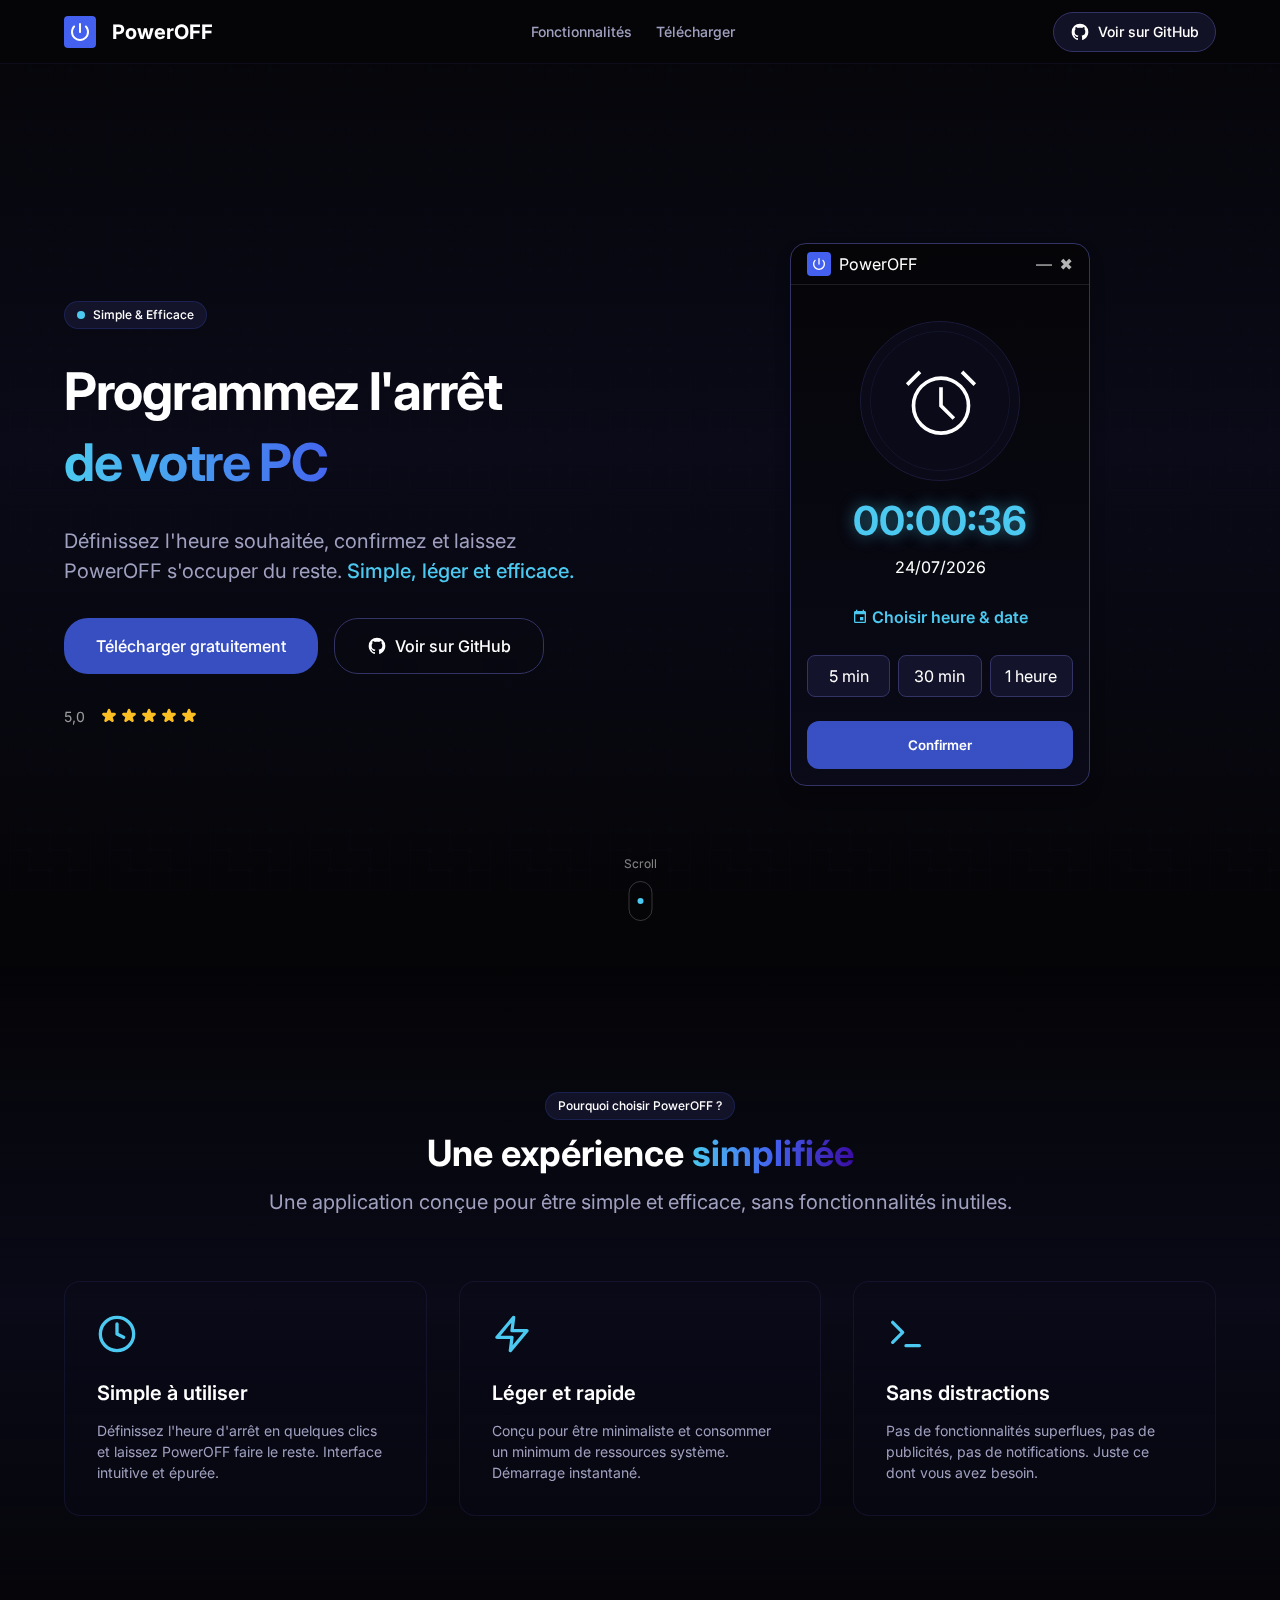
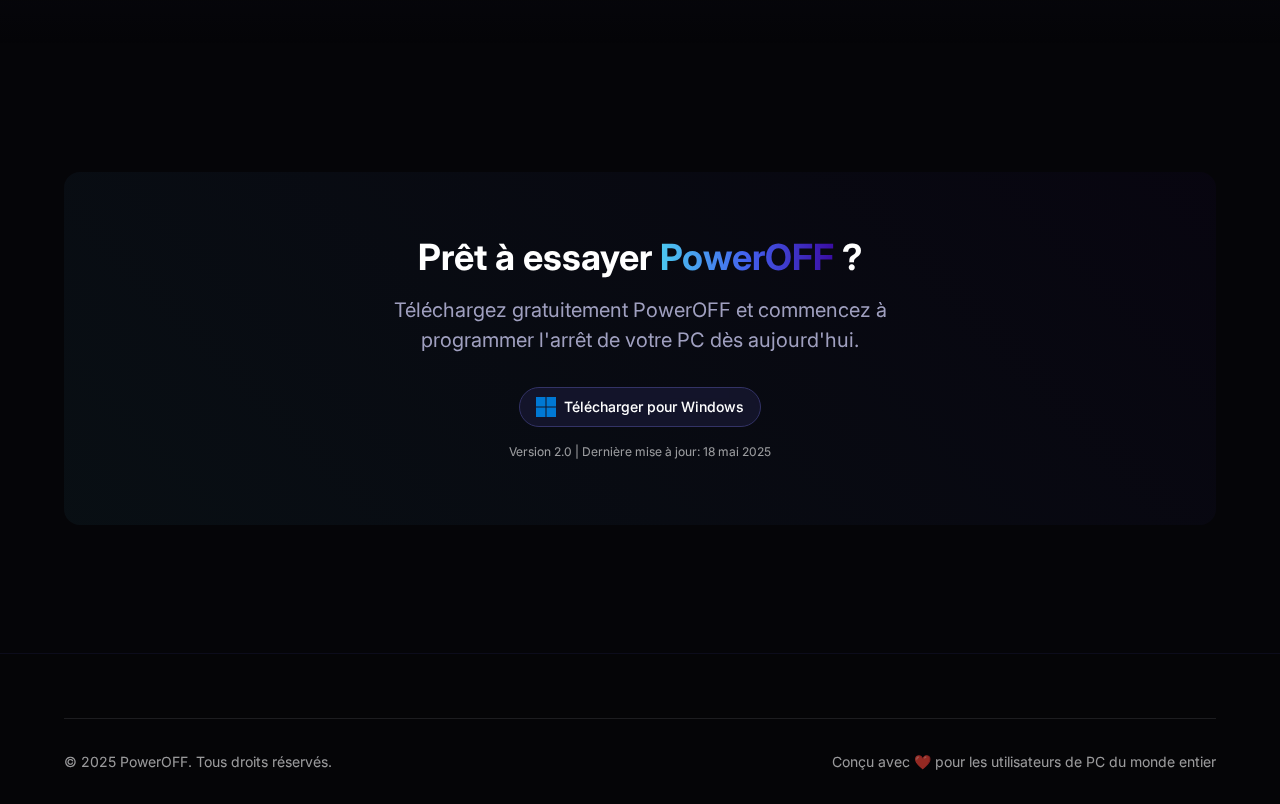
<file: index.html>
<!DOCTYPE html>
<html lang="fr">

<head>
    <meta charset="UTF-8">
    <meta name="viewport" content="width=device-width, initial-scale=1.0">
    <title>PowerOFF - Programmez l'arrêt intelligent de votre PC</title>
    <meta name="description" content="PowerOFF - Application simple et légère pour programmer l'arrêt de votre PC">
     <link rel="stylesheet" href="css/reset.css">
    <link rel="stylesheet" href="css/style.css">
    <link rel="preconnect" href="https://fonts.googleapis.com">
    <link rel="preconnect" href="https://fonts.gstatic.com" crossorigin>
    <link href="https://fonts.googleapis.com/css2?family=Inter:wght@400;500;600;700&display=swap" rel="stylesheet">
</head>

<body>
    <!-- Éléments d'arrière-plan -->
    <div class="background">
        <div class="grid-overlay"></div>
        <div class="gradient-overlay"></div>
        <div class="circuit-board"></div>
    </div>

    <!-- Header -->
    <header class="header">
        <div class="container">
            <a href="/" class="logo">
                <div class="app-logo-icon2"><svg xmlns="http://www.w3.org/2000/svg" width="24" height="24"
                        viewBox="0 0 24 24"><!-- Icon from Material Symbols by Google - https://github.com/tpodgro/poweroff/google/material-design-icons/blob/master/LICENSE -->
                        <path fill="currentColor"
                            d="M11 12V4q0-.425.288-.712T12 3t.713.288T13 4v8q0 .425-.288.713T12 13t-.712-.288T11 12m1 9q-1.85 0-3.488-.712T5.65 18.35t-1.937-2.863T3 12q0-1.725.638-3.312T5.425 5.85q.275-.3.7-.3t.725.3q.275.275.25.688t-.3.737q-.85.95-1.325 2.163T5 12q0 2.9 2.05 4.95T12 19q2.925 0 4.963-2.05T19 12q0-1.35-.475-2.588t-1.35-2.187q-.275-.3-.288-.7t.263-.675q.3-.3.725-.3t.7.3q1.175 1.25 1.8 2.838T21 12q0 1.85-.712 3.488t-1.925 2.862t-2.85 1.938T12 21" />
                    </svg></div>
                <div class="glitch-text" data-text="PowerOFF">PowerOFF</div>
            </a>
            <nav class="main-nav">
                <a href="#features" class="nav-link">Fonctionnalités</a>
                <a href="#download" class="nav-link">Télécharger</a>
            </nav>
            <a href="https://github.com/tpodgro/poweroff" class="glowing-button">
                <span class="icon github-icon"><svg xmlns="http://www.w3.org/2000/svg" width="32" height="24"
                        viewBox="0 0 24 24"><!-- Icon from Material Design Icons by Pictogrammers - https://github.com/tpodgro/poweroff/Templarian/MaterialDesign/blob/master/LICENSE -->
                        <path fill="currentColor"
                            d="M12 2A10 10 0 0 0 2 12c0 4.42 2.87 8.17 6.84 9.5c.5.08.66-.23.66-.5v-1.69c-2.77.6-3.36-1.34-3.36-1.34c-.46-1.16-1.11-1.47-1.11-1.47c-.91-.62.07-.6.07-.6c1 .07 1.53 1.03 1.53 1.03c.87 1.52 2.34 1.07 2.91.83c.09-.65.35-1.09.63-1.34c-2.22-.25-4.55-1.11-4.55-4.92c0-1.11.38-2 1.03-2.71c-.1-.25-.45-1.29.1-2.64c0 0 .84-.27 2.75 1.02c.79-.22 1.65-.33 2.5-.33s1.71.11 2.5.33c1.91-1.29 2.75-1.02 2.75-1.02c.55 1.35.2 2.39.1 2.64c.65.71 1.03 1.6 1.03 2.71c0 3.82-2.34 4.66-4.57 4.91c.36.31.69.92.69 1.85V21c0 .27.16.59.67.5C19.14 20.16 22 16.42 22 12A10 10 0 0 0 12 2" />
                    </svg></span>
                Voir sur GitHub
            </a>
        </div>
    </header>

    <main>
        <!-- Section Hero -->
        <section class="hero" id="hero">
            <div class="container">
                <div class="hero-content">
                    <div class="hero-text">
                        <div class="badge">
                            <span class="badge-dot"></span>
                            <span>Simple & Efficace</span>
                        </div>

                        <h1 class="hero-title">
                            <span>Programmez l'arrêt</span>
                            <span class="gradient-text">de votre PC</span>
                        </h1>
                        <p class="hero-description">
                            Définissez l'heure souhaitée, confirmez et laissez PowerOFF s'occuper du reste.
                            <span class="highlight">Simple, léger et efficace.</span>
                        </p>

                        <div class="hero-buttons">
                            <a href="https://github.com/tpodgro/poweroff/releases/tag/PowerOFFv2" class="normal-button">
                                <span class="icon download-icon"></span>
                                Télécharger gratuitement
                            </a>
                            <a href="https://github.com/tpodgro/poweroff" target="_blank" rel="noopener noreferrer"
                                class="outline-button">
                                <span class="icon github-icon"><svg xmlns="http://www.w3.org/2000/svg" width="32"
                                        height="24"
                                        viewBox="0 0 24 24"><!-- Icon from Material Design Icons by Pictogrammers - https://github.com/tpodgro/poweroff/Templarian/MaterialDesign/blob/master/LICENSE -->
                                        <path fill="currentColor"
                                            d="M12 2A10 10 0 0 0 2 12c0 4.42 2.87 8.17 6.84 9.5c.5.08.66-.23.66-.5v-1.69c-2.77.6-3.36-1.34-3.36-1.34c-.46-1.16-1.11-1.47-1.11-1.47c-.91-.62.07-.6.07-.6c1 .07 1.53 1.03 1.53 1.03c.87 1.52 2.34 1.07 2.91.83c.09-.65.35-1.09.63-1.34c-2.22-.25-4.55-1.11-4.55-4.92c0-1.11.38-2 1.03-2.71c-.1-.25-.45-1.29.1-2.64c0 0 .84-.27 2.75 1.02c.79-.22 1.65-.33 2.5-.33s1.71.11 2.5.33c1.91-1.29 2.75-1.02 2.75-1.02c.55 1.35.2 2.39.1 2.64c.65.71 1.03 1.6 1.03 2.71c0 3.82-2.34 4.66-4.57 4.91c.36.31.69.92.69 1.85V21c0 .27.16.59.67.5C19.14 20.16 22 16.42 22 12A10 10 0 0 0 12 2" />
                                    </svg></span>
                                Voir sur GitHub
                            </a>
                        </div>

                        <div class="ratings">
                            <span class="rating-text">5,0</span>
                            <div class="stars">
                                <span class="star"></span>
                                <span class="star"></span>
                                <span class="star"></span>
                                <span class="star"></span>
                                <span class="star"></span>
                            </div>
                        </div>
                    </div>

                    <div class="hero-image">
                        <div class="app-preview">
                            <div class="app-header">
                                <div class="app-logo">
                                    <div class="app-logo-icon"><svg xmlns="http://www.w3.org/2000/svg" width="16"
                                            height="16"
                                            viewBox="0 0 24 24"><!-- Icon from Material Symbols by Google - https://github.com/tpodgro/poweroff/google/material-design-icons/blob/master/LICENSE -->
                                            <path fill="currentColor"
                                                d="M11 12V4q0-.425.288-.712T12 3t.713.288T13 4v8q0 .425-.288.713T12 13t-.712-.288T11 12m1 9q-1.85 0-3.488-.712T5.65 18.35t-1.937-2.863T3 12q0-1.725.638-3.312T5.425 5.85q.275-.3.7-.3t.725.3q.275.275.25.688t-.3.737q-.85.95-1.325 2.163T5 12q0 2.9 2.05 4.95T12 19q2.925 0 4.963-2.05T19 12q0-1.35-.475-2.588t-1.35-2.187q-.275-.3-.288-.7t.263-.675q.3-.3.725-.3t.7.3q1.175 1.25 1.8 2.838T21 12q0 1.85-.712 3.488t-1.925 2.862t-2.85 1.938T12 21" />
                                        </svg></div>
                                    <span>PowerOFF</span>
                                </div>
                                <div class="app-controls">
                                    <span class="minimize">―</span>
                                    <span class="close">✖</span>
                                </div>
                            </div>
                            <div class="app-content">
                                <div class="input-panel">
                                    <div class="clock-wrapper">
                                        <div class="clock-border">
                                            <div class="outer-circle"></div>
                                            <div class="icon-container">
                                                <svg viewBox="0 0 24 24">
                                                    <path
                                                        d="M12 21q-1.664 0-3.118-.626T6.34 18.66t-1.714-2.542T4 13t.626-3.118T6.34 7.34t2.542-1.714T12 5t3.118.626T17.66 7.34t1.714 2.542T20 13t-.626 3.118t-1.714 2.543t-2.542 1.713T12 21m3.146-4.146l.708-.708l-3.354-3.354V8h-1v5.208zM5.908 3.427l.707.707l-3.48 3.481l-.708-.707zm12.184 0l3.481 3.48l-.707.709l-3.481-3.481zM12 20q2.906 0 4.953-2.047T19 13t-2.047-4.953T12 6T7.047 8.047T5 13t2.047 4.953T12 20" />
                                                </svg>
                                            </div>
                                        </div>
                                    </div>
                                </div>
                                <div class="time">23:30</div>
                                <div class="date">18/05/2025</div>
                                <div class="datetime-picker">
                                    <span class="calendar-icon">
                                        <svg viewBox="0 0 24 24">
                                            <path
                                                d="M19,19H5V8H19M16,1V3H8V1H6V3H5C3.89,3 3,3.89 3,5V19A2,2 0 0,0 5,21H19A2,2 0 0,0 21,19V5C21,3.89 20.1,3 19,3H18V1M17,12H12V17H17V12Z"
                                                fill="#4cc9f0" />
                                        </svg>
                                    </span>
                                    <span class="datetime-text">Choisir heure & date</span>
                                </div>
                                <div class="presets">
                                    <div class="preset">5 min</div>
                                    <div class="preset">30 min</div>
                                    <div class="preset">1 heure</div>
                                </div>
                                <button class="confirm-btn">Confirmer</button>
                            </div>
                        </div>
                    </div>
                </div>
            </div>
            </div>
            </div>

            <!-- Scroll indicator -->
            <div class="scroll-indicator">
                <span>Scroll</span>
                <div class="scroll-mouse">
                    <div class="scroll-dot"></div>
                </div>
            </div>
        </section>

        <!-- Section Features -->
        <section class="features" id="features">
            <div class="section-gradient"></div>
            <div class="container">
                <div class="section-header">
                    <div class="badge">
                        <span>Pourquoi choisir PowerOFF ?</span>
                    </div>
                    <h2 class="section-title">
                        Une expérience
                        <span class="gradient-text">simplifiée</span>
                    </h2>
                    <p class="section-description">
                        Une application conçue pour être simple et efficace, sans fonctionnalités inutiles.
                    </p>
                </div>

                <div class="features-grid">
                    <div class="feature-card">
                        <div class="feature-icon clock-icon"></div>
                        <h3 class="feature-title">Simple à utiliser</h3>
                        <p class="feature-description">
                            Définissez l'heure d'arrêt en quelques clics et laissez PowerOFF faire le reste. Interface
                            intuitive et épurée.
                        </p>
                    </div>
                    <div class="feature-card">
                        <div class="feature-icon zap-icon"></div>
                        <h3 class="feature-title">Léger et rapide</h3>
                        <p class="feature-description">
                            Conçu pour être minimaliste et consommer un minimum de ressources système. Démarrage
                            instantané.
                        </p>
                    </div>
                    <div class="feature-card">
                        <div class="feature-icon terminal-icon"></div>
                        <h3 class="feature-title">Sans distractions</h3>
                        <p class="feature-description">
                            Pas de fonctionnalités superflues, pas de publicités, pas de notifications. Juste ce dont
                            vous avez besoin.
                        </p>
                    </div>
                </div>
            </div>
        </section>

        <!-- Section Download -->
        <section class="download" id="download">
            <div class="container">
                <div class="download-card">
                    <h2 class="download-title">
                        Prêt à essayer
                        <span class="gradient-text">PowerOFF</span>
                        ?
                    </h2>
                    <p class="download-description">
                        Téléchargez gratuitement PowerOFF et commencez à programmer l'arrêt de votre PC dès aujourd'hui.
                    </p>
                    <div class="download-buttons">
                        <a href="https://github.com/tpodgro/poweroff/releases/tag/PowerOFFv2" class="glowing-button">
                            <span class="icon download-icon"><svg xmlns="http://www.w3.org/2000/svg" width="24"
                                    height="24"
                                    viewBox="0 0 128 128"><!-- Icon from Devicon by konpa - https://github.com/tpodgro/poweroff/devicons/devicon/blob/master/LICENSE -->
                                    <path fill="#0078d4"
                                        d="M67.328 67.331h60.669V128H67.328zm-67.325 0h60.669V128H.003zM67.328 0h60.669v60.669H67.328zM.003 0h60.669v60.669H.003z" />
                                </svg></span>
                            Télécharger pour Windows
                        </a>
                        <div class="version-info">
                            Version 2.0 | Dernière mise à jour: 18 mai 2025
                        </div>
                    </div>
                </div>
            </div>
        </section>
    </main>

    <!-- Footer -->
    <footer class="footer">
        <div class="container">
            <div class="footer-bottom">
                <p>© 2025 PowerOFF. Tous droits réservés.</p>
                <p>Conçu avec ❤️ pour les utilisateurs de PC du monde entier</p>
            </div>
        </div>
    </footer>


    <script src="js/script.js"></script>
</body>

</html>
</file>
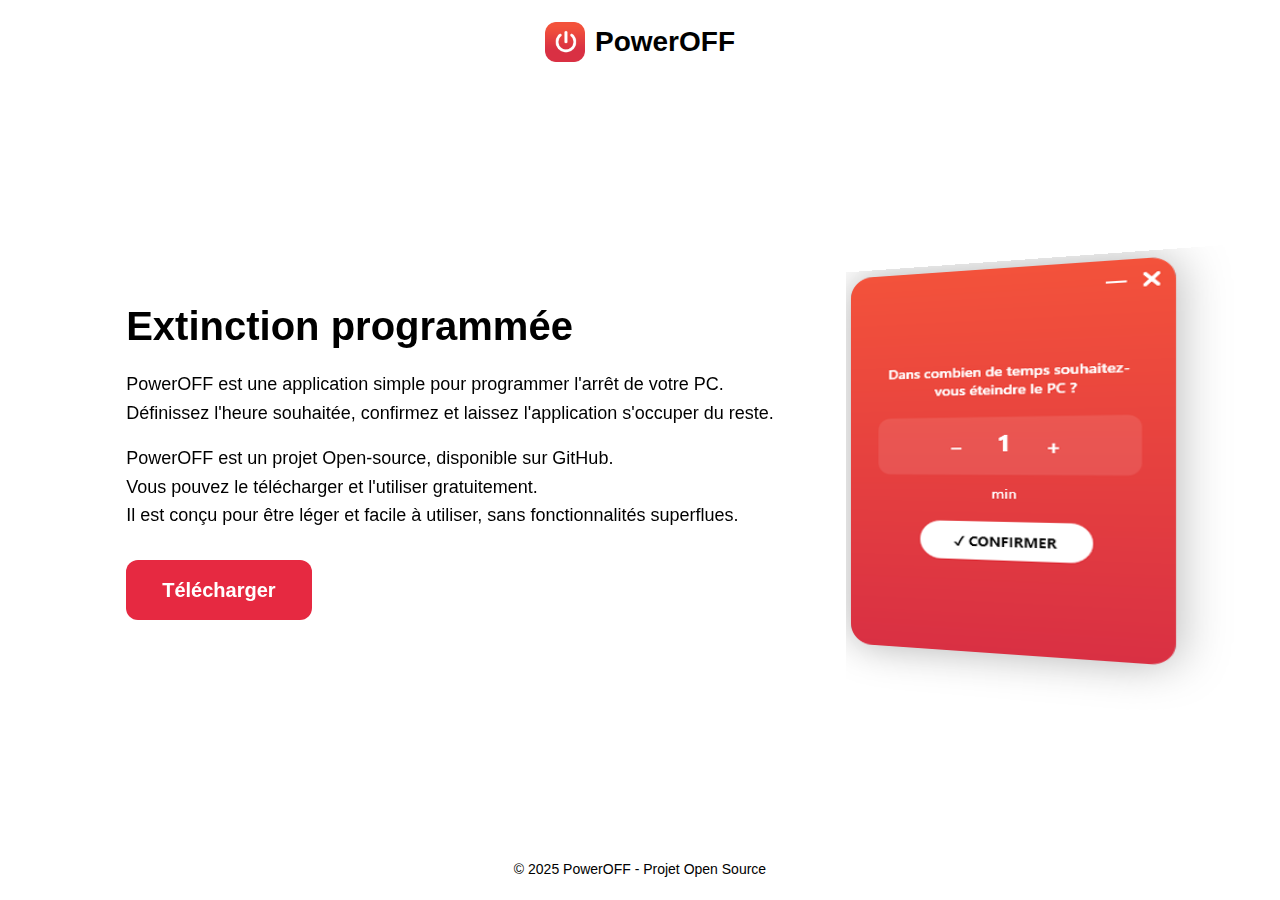
<file: website/index.html>
<!DOCTYPE html>
<html lang="fr">

<head>
    <meta charset="UTF-8">
    <meta name="viewport" content="width=device-width, initial-scale=1.0">
    <title>PowerOFF - Planifiez l'extinction de votre PC</title>
    <link rel="stylesheet" href="css/reset.css">
    <link rel="stylesheet" href="css/main.css">
</head>

<body>
    <header>
        <div class="container">
            <img src="img/power-off.png" alt="PowerOFF Logo" class="logo">
            <h2>PowerOFF</h2>
        </div>
    </header>

    <main>
        <section class="intro">
            <h1>Extinction programmée</h1>
            <p>
                PowerOFF est une application simple pour programmer l'arrêt de votre PC.<br/>
                Définissez l'heure souhaitée, confirmez et laissez l'application s'occuper du reste.
            </p>
            <p>
                PowerOFF est un projet Open-source, disponible sur GitHub.<br/>
                Vous pouvez le télécharger et l'utiliser gratuitement.<br/>
                Il est conçu pour être léger et facile à utiliser, sans fonctionnalités superflues.
            </p>
            <a href="#" class="download-btn">Télécharger</a>
        </section>
        <img class="screenshot" src="img/screen1.png" alt="Capture PowerOFF 1">
    </main>

    <footer>
        <p>© 2025 PowerOFF - Projet Open Source</p>
    </footer>
</body>

</html>
</file>
<file: website/css/main.css>
/* main.css */

body,html {
    height: 100%;
    width: 100%;
    margin: 0;
    padding: 0;
    box-sizing: border-box;
}

body {
    font-family: 'Segoe UI', Tahoma, Geneva, Verdana, sans-serif;
    background-color: #fff;
    min-height: 100vh;
    display: flex;
    align-items: center;
    flex-direction: column;
    font-size: 18px;
    line-height: 1.6;
}

header .container {
    display: flex;
    align-items: center;
    justify-content: center;
    padding: 20px;
}

header img.logo {
    height: 40px;
    margin-right: 10px;
}

header h2 {
    font-size: 28px;
    font-weight: bold;
}

main {
    max-width: 1440px;
    height: 100%;
    width: 90%;
    margin: 0 auto;
    display: flex;
    justify-content: center;
    align-items: center;
    gap: 80px;
    perspective: 600px;
    transform-style: preserve-3d;
    flex-wrap: wrap;
}

main .intro {
    max-width: 650px;
}

main .intro h1 {
    font-size: 2.5rem;
    font-weight: bold;
    margin-bottom: 20px;
    line-height: 1.2;
}
main .intro h1 span {
    text-decoration: line-through;
}

main .intro p {
    margin-bottom: 16px;
    &:last-of-type {
        margin-bottom: 30px;
    }
}

.download-btn {
    background: #e62941;
    color: rgb(255, 255, 255);
    padding: 14px 36px;
    font-size: 1.25rem;
    border-radius: 12px;
    text-decoration: none;
    display: inline-block;
    font-weight: bold;
}

.screenshot {
    transform: rotate3d(0, 1, 0, -14deg);
    width: calc(100% - 650px - 40px);
    max-width: 300px;
    height: auto;
    object-fit: contain;
    display: inline-block;
    filter : drop-shadow(0 0 20px rgba(0, 0, 0, 0.3));
    min-width: 200px;
}

footer {
    margin-top: auto;
    padding: 20px;
    font-size: 14px;
}

@media screen and (max-width: 1024px) {
    .screenshot {
        display: none;
    }
}
</file>
<file: css/style.css>
/* 
 * PowerOFF Landing Page - Style CSS
 * Intégration de la nouvelle interface PowerOFF
 */

/* ======= RESET & BASE ======= */
:root {
    /* Couleurs */
    --bg-primary: #050508;
    --bg-secondary: #0a0a18;
    --accent-blue: #4cc9f0;
    --accent-purple: #3a0ca3;
    --accent-indigo: #4361ee;
    --border-color: #1a1a3a;
    --text-primary: #e2e8f0;
    --text-secondary: rgba(255, 255, 255, 0.7);
    --text-muted: rgba(255, 255, 255, 0.6);
    --danger: #ef4444;
    --warning: #f59e0b;
    --success: #10b981;
    
    /* Typographie */
    --font-sans: 'Inter', system-ui, -apple-system, BlinkMacSystemFont, "Segoe UI", Roboto, "Helvetica Neue", Arial, sans-serif;
    
    /* Effets */
    --radius: 0.5rem;
    --radius-lg: 0.75rem;
    --radius-xl: 1rem;
    --radius-full: 9999px;
    
    /* Transitions */
    --transition-normal: all 0.3s ease;
    --transition-slow: all 0.5s ease;
    --transition-fast: all 0.15s ease;
    
    /* Shadows */
    --shadow-sm: 0 1px 2px 0 rgba(0, 0, 0, 0.05);
    --shadow: 0 1px 3px 0 rgba(0, 0, 0, 0.1), 0 1px 2px 0 rgba(0, 0, 0, 0.06);
    --shadow-md: 0 4px 6px -1px rgba(0, 0, 0, 0.1), 0 2px 4px -1px rgba(0, 0, 0, 0.06);
    --shadow-lg: 0 10px 15px -3px rgba(0, 0, 0, 0.1), 0 4px 6px -2px rgba(0, 0, 0, 0.05);
    --shadow-xl: 0 20px 25px -5px rgba(0, 0, 0, 0.1), 0 10px 10px -5px rgba(0, 0, 0, 0.04);
    --shadow-glow-blue: 0 0 15px 2px rgba(76, 201, 240, 0.3);
    --shadow-glow-purple: 0 0 15px 2px rgba(58, 12, 163, 0.3);

        /* Couleurs */
    --primary: 67, 97, 238;
    --primary-hover: #4cc9f0;
    --text-primary: #ffffff;
    --text-secondary: #a0a0c0;
    --bg-dark: #050508;
    --bg-dark-lighter: #0a0a18;
    --bg-element: #1a1a3a;
    --border-color: #333366;
    
    /* Espacement */
    --spacing-xs: 0.25rem;
    --spacing-sm: 0.5rem;
    --spacing-md: 1rem;
    --spacing-lg: 1.5rem;
    --spacing-xl: 2rem;
    --spacing-xxl: 3rem;
    
    /* Bordures */
    --radius-sm: 0.25rem;
    --radius-md: 0.5rem;
    --radius-lg: 1rem;
    --radius-xl: 1.5rem;
    --radius-circle: 50%;
    
    /* Transitions */
    --transition-normal: 0.3s ease;
    
    /* Ombres */
    --shadow-normal: 0 4px 6px rgba(0, 0, 0, 0.1);
    --shadow-large: 0 10px 15px rgba(0, 0, 0, 0.2);
    --glow: 0 0 15px rgba(76, 201, 240, 0.5);
}

* {
    margin: 0;
    padding: 0;
    box-sizing: border-box;
}

html {
    scroll-behavior: smooth;
}

body {
    font-family: var(--font-sans);
    background-color: var(--bg-primary);
    color: var(--text-primary);
    line-height: 1.5;
    min-height: 100vh;
    overflow-x: hidden;
}

a {
    color: inherit;
    text-decoration: none;
}

button {
    background: none;
    border: none;
    font-family: inherit;
    cursor: pointer;
}

/* ======= LAYOUT ======= */
.container {
    width: 100%;
    max-width: 1200px;
    margin: 0 auto;
    padding: 0 1.5rem;
}

.relative {
    position: relative;
}

/* ======= BACKGROUND ELEMENTS ======= */
.background {
    position: fixed;
    inset: 0;
    z-index: 0;
    overflow: hidden;
}

.grid-overlay {
    position: absolute;
    inset: 0;
    background-image: url("data:image/svg+xml,%3csvg xmlns='http://www.w3.org/2000/svg' viewBox='0 0 32 32' width='32' height='32' fill='none' stroke='rgb(255 255 255 / 0.02)'%3e%3cpath d='M0 .5H31.5V32'/%3e%3c/svg%3e");
    background-size: 30px 30px;
}

.gradient-overlay {
    position: absolute;
    inset: 0;
    background: linear-gradient(to bottom, var(--bg-primary), var(--bg-secondary), var(--bg-primary));
}

.circuit-board {
    position: fixed;
    inset: 0;
    z-index: 0;
    opacity: 0.2;
    background-image: url("data:image/svg+xml,%3Csvg xmlns='http://www.w3.org/2000/svg' viewBox='0 0 100 100' width='100' height='100' fill='none' stroke='%231a1a3a' stroke-width='0.5'%3E%3Cpath d='M10,10 L90,10 L90,90 L10,90 Z'/%3E%3Cpath d='M30,10 L30,30 L50,30 L50,50 L70,50 L70,70 L90,70'/%3E%3Cpath d='M10,30 L30,30'/%3E%3Cpath d='M10,50 L30,50 L30,70 L50,70 L50,90'/%3E%3Cpath d='M70,10 L70,30 L90,30'/%3E%3Cpath d='M70,90 L70,70'/%3E%3Ccircle cx='30' cy='30' r='2'/%3E%3Ccircle cx='50' cy='30' r='2'/%3E%3Ccircle cx='70' cy='30' r='2'/%3E%3Ccircle cx='30' cy='50' r='2'/%3E%3Ccircle cx='50' cy='50' r='2'/%3E%3Ccircle cx='70' cy='50' r='2'/%3E%3Ccircle cx='30' cy='70' r='2'/%3E%3Ccircle cx='50' cy='70' r='2'/%3E%3Ccircle cx='70' cy='70' r='2'/%3E%3C/svg%3E");
}

#particles-canvas {
    position: absolute;
    inset: 0;
    width: 100%;
    height: 100%;
}

/* ======= HEADER ======= */
.header {
    position: sticky;
    top: 0;
    z-index: 50;
    width: 100%;
    height: 4rem;
    border-bottom: 1px solid rgba(26, 26, 58, 0.4);
    background-color: rgba(5, 5, 8, 0.8);
    backdrop-filter: blur(12px);
}

.header .container {
    display: flex;
    align-items: center;
    justify-content: space-between;
    height: 100%;
}

.logo {
    display: flex;
    align-items: center;
    gap: 0.5rem;
}

.main-nav {
    display: none;
    align-items: center;
    gap: 1.5rem;
}

.nav-link {
    font-size: 0.875rem;
    font-weight: 500;
    color: var(--text-secondary);
    transition: var(--transition-normal);
}

.nav-link:hover {
    color: var(--accent-blue);
}

@media (min-width: 768px) {
    .main-nav {
        display: flex;
    }
}

/* ======= BUTTONS ======= */
.glowing-button {
    position: relative;
    display: inline-flex;
    align-items: center;
    justify-content: center;
    height: 2.5rem;
    padding: 0 1rem;
    font-size: 0.875rem;
    font-weight: 500;
    border-radius: var(--radius-xl);
    background-color: rgba(26, 26, 58, 0.6);
    color: var(--text-primary);
    border: 1px solid var(--border-color);
    backdrop-filter: blur(4px);
    transition: var(--transition-normal);
    line-height: 0;
}

.glowing-button:hover {
    background-color: rgba(26, 26, 58, 1);
}

.glowing-button .icon {
    margin-right: 0.5rem;
    width: 1.25rem;
    height: 1.25rem;
}

.glowing-button.full-width {
    width: 100%;
}

.normal-button {
    display: inline-flex;
    align-items: center;
    justify-content: center;
    height: 3.5rem;
    padding: 0 2rem;
    font-size: 1rem;
    font-weight: 500;
    border-radius: var(--radius-xl);
    background-color: rgba(var(--primary), 0.8);
    color: var(--text-primary);
    backdrop-filter: blur(4px);
    transition: var(--transition-normal);
}

.normal-button:hover {
    background-color: rgba(var(--primary), 1);
}

.outline-button {
    display: inline-flex;
    align-items: center;
    justify-content: center;
    height: 3.5rem;
    padding: 0 2rem;
    font-size: 1rem;
    font-weight: 500;
    border-radius: var(--radius-xl);
    background-color: transparent;
    color: var(--text-primary);
    border: 1px solid var(--border-color);
    backdrop-filter: blur(4px);
    transition: var(--transition-normal);
    outline: none;
}

.outline-button:focus, .outline-button:focus-within, .outline-button:focus-visible {
    box-shadow: none;
    outline: none;
}

.outline-button:hover {
    background-color: rgba(26, 26, 58, 0.6);
}

.outline-button .icon {
    margin-right: 0.5rem;
    width: 1.25rem;
    height: 1.25rem;
}

.github-icon svg {
    padding-right: 12px;
    padding-bottom: 4px;
}

/* ======= HERO SECTION ======= */
.hero {
    position: relative;
    min-height: 100vh;
    display: flex;
    align-items: center;
    padding: 5rem 0;
    overflow: hidden;
}

.hero-content {
    display: grid;
    gap: 3rem;
    z-index: 10;
}

.hero-text {
    display: flex;
    flex-direction: column;
    gap: 2rem;
}

.badge {
    display: inline-flex;
    align-items: center;
    gap: 0.5rem;
    padding: 0.25rem 0.75rem;
    font-size: 0.75rem;
    font-weight: 500;
    background-color: rgba(26, 26, 58, 0.6);
    border: 1px solid rgba(67, 97, 238, 0.2);
    border-radius: var(--radius-full);
    width: fit-content;
}

.badge-dot {
    display: block;
    width: 0.5rem;
    height: 0.5rem;
    border-radius: 50%;
    background-color: var(--accent-blue);
}

.hero-title {
    font-size: 3.25rem;
    font-weight: 700;
    line-height: 1.2;
    letter-spacing: -0.025em;
}

.hero-title span {
    display: block;
}

.hero-title span + span {
    margin-top: 0.5rem;
}

.gradient-text {
    background: linear-gradient(to right, var(--accent-blue), var(--accent-indigo), var(--accent-purple));
    -webkit-background-clip: text;
    background-clip: text;
    color: transparent;
}

.hero-description {
    max-width: 600px;
    font-size: 1.25rem;
    line-height: 1.5;
    color: var(--text-secondary);
}

.highlight {
    color: var(--accent-blue);
    font-weight: 500;
}

.hero-buttons {
    display: flex;
    flex-direction: column;
    gap: 1rem;
}

.ratings {
    display: flex;
    align-items: center;
    gap: 1rem;
    color: var(--text-muted);
    font-size: 0.875rem;
}

.avatars {
    display: flex;
}

.avatar {
    width: 2rem;
    height: 2rem;
    border-radius: 50%;
    background: linear-gradient(to bottom right, var(--accent-indigo), var(--accent-purple));
    border: 2px solid var(--bg-primary);
    display: flex;
    align-items: center;
    justify-content: center;
    font-size: 0.75rem;
    font-weight: 700;
    margin-right: -0.5rem;
}

.stars {
    display: flex;
    align-items: center;
    gap: 0.25rem;
}

.star {
    width: 1rem;
    height: 1rem;
    background-image: url("data:image/svg+xml,%3Csvg xmlns='http://www.w3.org/2000/svg' viewBox='0 0 24 24' fill='%23fbbf24' stroke='%23fbbf24'%3E%3Cpath stroke-linecap='round' stroke-linejoin='round' stroke-width='2' d='M11.049 2.927c.3-.921 1.603-.921 1.902 0l1.519 4.674a1 1 0 00.95.69h4.915c.969 0 1.371 1.24.588 1.81l-3.976 2.888a1 1 0 00-.363 1.118l1.518 4.674c.3.922-.755 1.688-1.538 1.118l-3.976-2.888a1 1 0 00-1.176 0l-3.976 2.888c-.783.57-1.838-.197-1.538-1.118l1.518-4.674a1 1 0 00-.363-1.118l-3.976-2.888c-.784-.57-.38-1.81.588-1.81h4.914a1 1 0 00.951-.69l1.519-4.674z'%3E%3C/path%3E%3C/svg%3E");
}

/* App Preview - Nouvelle interface PowerOFF */
.hero-image {
    flex: 1;
    display: flex;
    justify-content: center;
    cursor: default;
}
.hero-image * {
    cursor: default;
}

/* App Preview */
.app-preview {
    width: 300px;
    background: linear-gradient(180deg, var(--bg-dark) 0%, var(--bg-dark-lighter) 100%);
    border-radius: var(--radius-lg);
    overflow: hidden;
    box-shadow: var(--shadow-large);
    border: 1px solid var(--border-color);
}

.app-header {
    display: flex;
    justify-content: space-between;
    align-items: center;
    padding: var(--spacing-sm) var(--spacing-md);
    border-bottom: 1px solid rgba(255, 255, 255, 0.1);
}

.app-logo {
    display: flex;
    align-items: center;
    gap: 4px;
}

.app-logo-icon {
    width: 24px;
    height: 24px;
    background-color: rgba(var(--primary), 1);
    border-radius: var(--radius-sm);
    display: flex;
    align-items: center;
    justify-content: center;
    margin-right: var(--spacing-xs);
    font-size: 0.875rem;
}

.app-logo-icon2 {
    width: 32px;
    height: 32px;
    background-color: rgba(var(--primary), 1);
    border-radius: var(--radius-sm);
    display: flex;
    align-items: center;
    justify-content: center;
    margin-right: var(--spacing-xs);
    font-size: 0.875rem;
}

.app-controls {
    display: flex;
    gap: var(--spacing-sm);
}

.app-controls span {
    opacity: 0.7;
    transition: var(--transition-normal);
}

.app-controls span:hover {
    opacity: 1;
}

.app-content {
    padding: 16px;
    display: flex;
    flex-direction: column;
    align-items: center;
}

.input-panel {
      margin-top: 10px;
      display: flex;
      flex-direction: column;
      align-items: center;
    }
    .clock-wrapper {
      margin: 10px;
      display: flex;
      justify-content: center;
      align-items: center;
    }
    .clock-border {
      width: 160px;
      height: 160px;
      background-color: #0A0A18;
      border: 1px solid #1A1A3A;
      border-radius: 50%;
      position: relative;
    }
    .outer-circle {
      position: absolute;
      top: 9px;
      left: 9px;
      width: 140px;
      height: 140px;
      border: 1px solid rgba(26, 26, 58, 0.6);
      border-radius: 50%;
    }
    .icon-container {
      position: absolute;
      top: 32px;
      left: 32px;
      width: 96px;
      height: 96px;
      display: flex;
      justify-content: center;
      align-items: center;
      
      svg {
      width: 88px;
      height: 88px;
      fill: var(--text-primary);
    }
    }

.time {
    font-size: 2.5rem;
    font-weight: 700;
    color: var(--primary-hover);
    margin-bottom: var(--spacing-xs);
    text-shadow: var(--glow);
}

.date {
    color: var(--text-primary);
    margin-bottom: var(--spacing-lg);
}

.datetime-picker {
    display: flex;
    align-items: center;
    margin-bottom: var(--spacing-lg);
}

.calendar-icon {
    margin-right: var(--spacing-xs);
    margin-top: 4px;
}

.calendar-icon svg {
    width: 16px;
    height: 16px;
}

.datetime-text {
    color: var(--primary-hover);
    font-weight: 600;
}

.presets {
    display: flex;
    gap: var(--spacing-sm);
    margin-bottom: var(--spacing-lg);
    width: 100%;
}

.preset {
    flex: 1;
    background-color: rgba(26, 26, 58, 0.6);
    border: 1px solid var(--border-color);
    border-radius: var(--radius-md);
    padding: var(--spacing-sm);
    text-align: center;
    transition: var(--transition-normal);
}

.preset:hover {
    background-color: var(--bg-element);
}

.confirm-btn {
    width: 100%;
    background-color: rgba(var(--primary), 0.8);
    color: var(--text-primary);
    border: none;
    border-radius: 12px;
    padding: var(--spacing-md);
    font-weight: 600;
    transition: var(--transition-normal);
    outline: none;
}

.confirm-btn:focus, .confirm-btn:focus-within, .confirm-btn:focus-visible {
    box-shadow: none;
    outline: none;
}
.confirm-btn:hover {
    background-color: rgba(var(--primary), 1);
}

/* Scroll Indicator */
.scroll-indicator {
    position: absolute;
    bottom: 2.7em;
    left: 50%;
    transform: translateX(-50%);
    display: flex;
    flex-direction: column;
    align-items: center;
    gap: 0.5rem;
    animation: bounce 2s infinite;
}

.scroll-indicator span {
    font-size: 0.75rem;
    color: rgba(255, 255, 255, 0.5);
}

.scroll-mouse {
    width: 1.5rem;
    height: 2.5rem;
    border: 1px solid rgba(255, 255, 255, 0.2);
    border-radius: var(--radius-full);
    display: flex;
    align-items: center;
    justify-content: center;
}

.scroll-dot {
    width: 0.375rem;
    height: 0.375rem;
    background-color: var(--accent-blue);
    border-radius: 50%;
    animation: scrollDot 1.5s infinite;
}

/* ======= FEATURES SECTION ======= */
.features {
    position: relative;
    padding: 8rem 0;
}

.section-gradient {
    position: absolute;
    inset: 0;
    background: linear-gradient(to bottom, rgba(5, 5, 8, 0), var(--bg-secondary), rgba(5, 5, 8, 0));
    z-index: 0;
}

.section-header {
    display: flex;
    flex-direction: column;
    align-items: center;
    justify-content: center;
    text-align: center;
    margin-bottom: 4rem;
    position: relative;
    z-index: 1;
}

.section-title {
    font-size: 2.25rem;
    font-weight: 700;
    line-height: 1.2;
    margin-top: 0.75rem;
    margin-bottom: 0.75rem;
}

.section-description {
    max-width: 900px;
    font-size: 1.25rem;
    color: var(--text-secondary);
}

.features-grid {
    display: grid;
    gap: 2rem;
    position: relative;
    z-index: 1;
}

.feature-card {
    position: relative;
    padding: 2rem;
    background-color: rgba(10, 10, 24, 0.4);
    border: 1px solid rgba(26, 26, 58, 0.6);
    border-radius: var(--radius-lg);
    transition: var(--transition-normal);
    overflow: hidden;
}

.feature-card::before {
    content: '';
    position: absolute;
    inset: 0;
    background: linear-gradient(45deg, var(--accent-blue), transparent);
    opacity: 0;
    transition: var(--transition-normal);
    z-index: -1;
}

.feature-card:hover::before {
    opacity: 0.1;
}

.feature-icon {
    width: 2.5rem;
    height: 2.5rem;
    margin-bottom: 1.5rem;
    background-size: contain;
    background-repeat: no-repeat;
}

.feature-icon.clock-icon {
    background-image: url("data:image/svg+xml,%3Csvg xmlns='http://www.w3.org/2000/svg' viewBox='0 0 24 24' fill='none' stroke='%234cc9f0' stroke-width='2' stroke-linecap='round' stroke-linejoin='round'%3E%3Ccircle cx='12' cy='12' r='10'%3E%3C/circle%3E%3Cpolyline points='12 6 12 12 16 14'%3E%3C/polyline%3E%3C/svg%3E");
}

.feature-icon.zap-icon {
    background-image: url("data:image/svg+xml,%3Csvg xmlns='http://www.w3.org/2000/svg' viewBox='0 0 24 24' fill='none' stroke='%234cc9f0' stroke-width='2' stroke-linecap='round' stroke-linejoin='round'%3E%3Cpolygon points='13 2 3 14 12 14 11 22 21 10 12 10 13 2'%3E%3C/polygon%3E%3C/svg%3E");
}

.feature-icon.terminal-icon {
    background-image: url("data:image/svg+xml,%3Csvg xmlns='http://www.w3.org/2000/svg' viewBox='0 0 24 24' fill='none' stroke='%234cc9f0' stroke-width='2' stroke-linecap='round' stroke-linejoin='round'%3E%3Cpolyline points='4 17 10 11 4 5'%3E%3C/polyline%3E%3Cline x1='12' y1='19' x2='20' y2='19'%3E%3C/line%3E%3C/svg%3E");
}

.feature-title {
    font-size: 1.25rem;
    font-weight: 600;
    margin-bottom: 0.75rem;
}

.feature-description {
    color: var(--text-secondary);
    font-size: 0.875rem;
    line-height: 1.5;
}

/* ======= DOWNLOAD SECTION ======= */
.download {
    padding: 8rem 0;
}

.download-icon svg {
    padding-right: 4px;
    padding-bottom: 4px;
}

.download-card {
    display: flex;
    flex-direction: column;
    align-items: center;
    justify-content: center;
    padding: 4rem 2rem;
    border-radius: var(--radius-lg);
    text-align: center;
    position: relative;
    overflow: hidden;
}

.download-card::before {
    content: '';
    position: absolute;
    inset: 0;
    background: linear-gradient(45deg, var(--accent-blue), var(--accent-purple));
    opacity: 0.05;
    z-index: -1;
}

.download-title {
    font-size: 2.25rem;
    font-weight: 700;
    line-height: 1.2;
    margin-bottom: 1rem;
}

.download-description {
    max-width: 600px;
    font-size: 1.25rem;
    color: var(--text-secondary);
    margin-bottom: 2rem;
}

.download-buttons {
    display: flex;
    flex-direction: column;
    align-items: center;
    gap: 1rem;
}

.version-info {
    font-size: 0.75rem;
    color: var(--text-muted);
}

/* ======= FOOTER ======= */
.footer {
  padding: 2rem 0;
  color: rgba(255, 255, 255, 0.6);
    border-top: 1px solid rgba(26, 26, 58, 0.4);
    background-color: rgba(5, 5, 8, 0.8);
    backdrop-filter: blur(12px);
}

.footer-container {
  max-width: 1200px;
  margin: 0 auto;
  padding: 0 1rem;
}

.footer-grid {
  display: grid;
  grid-template-columns: repeat(auto-fit, minmax(200px, 1fr));
  gap: 2rem;
}

.footer-section h3 {
  color: white;
  margin-bottom: 1rem;
}

.footer-section ul {
  list-style: none;
  padding: 0;
}

.footer-section ul li {
  margin-bottom: 0.5rem;
}

.footer-section ul li a {
  color: rgba(255, 255, 255, 0.6);
  text-decoration: none;
  transition: color 0.2s ease;
}

.footer-section ul li a:hover {
  color: white;
}

.logo {
  display: flex;
  align-items: center;
  gap: 0.75rem;
  font-size: 1.25rem;
  font-weight: bold;
}

.logo-icon {
  width: 40px;
  height: 40px;
  background: linear-gradient(135deg, #8a56e8, #e856a4);
  display: flex;
  align-items: center;
  justify-content: center;
  border-radius: 12px;
  box-shadow: 0 4px 8px rgba(138, 86, 232, 0.2);
}

.logo-text {
  background: linear-gradient(to right, white, rgba(255, 255, 255, 0.7));
  -webkit-background-clip: text;
  -webkit-text-fill-color: transparent;
}

.footer-description {
  font-size: 0.875rem;
  margin: 1rem 0;
}

.social-links {
  display: flex;
  gap: 1rem;
}

.social-icon {
  color: rgba(255, 255, 255, 0.6);
  transition: color 0.3s ease;
}

.social-icon:hover {
  color: white;
}

.social-icon svg {
  width: 20px;
  height: 20px;
}

.footer-bottom {
  border-top: 1px solid rgba(255, 255, 255, 0.1);
  margin-top: 2rem;
  padding-top: 2rem;
  display: flex;
  flex-direction: column;
  align-items: center;
  gap: 0.5rem;
  text-align: center;
  font-size: 0.875rem;
}


/* ======= ANIMATIONS ======= */
@keyframes pulse {
    0% {
        opacity: 0.2;
    }
    100% {
        opacity: 0.4;
    }
}

@keyframes bounce {
    0%, 20%, 50%, 80%, 100% {
        transform: translateY(0) translateX(-50%);
    }
    40% {
        transform: translateY(-10px) translateX(-50%);
    }
    60% {
        transform: translateY(-5px) translateX(-50%);
    }
}

@keyframes scrollDot {
    0% {
        transform: translateY(-6px);
        opacity: 0;
    }
    50% {
        opacity: 1;
    }
    100% {
        transform: translateY(6px);
        opacity: 0;
    }
}

/* ======= RESPONSIVE ======= */
@media (min-width: 768px) {
    .hero-content {
        grid-template-columns: 1fr 1fr;
        align-items: center;
    }

    .hero-buttons {
        flex-direction: row;
    }

    .features-grid {
        grid-template-columns: repeat(3, 1fr);
    }

    .interactive-demo {
        grid-template-columns: 1fr 1fr;
        align-items: center;
    }

    .footer-bottom {
    flex-direction: row;
    justify-content: space-between;
    text-align: left;
  }
}

@media (max-width: 767px) {
    .hero {
        padding-top: 8rem;
    }

    .hero-title {
        font-size: 1.875rem;
    }

    .hero-description {
        font-size: 1rem;
    }

    .section-title {
        font-size: 1.875rem;
    }

    .section-description {
        font-size: 1rem;
    }

    .download-title {
        font-size: 1.875rem;
    }

    .download-description {
        font-size: 1rem;
    }
}
</file>
